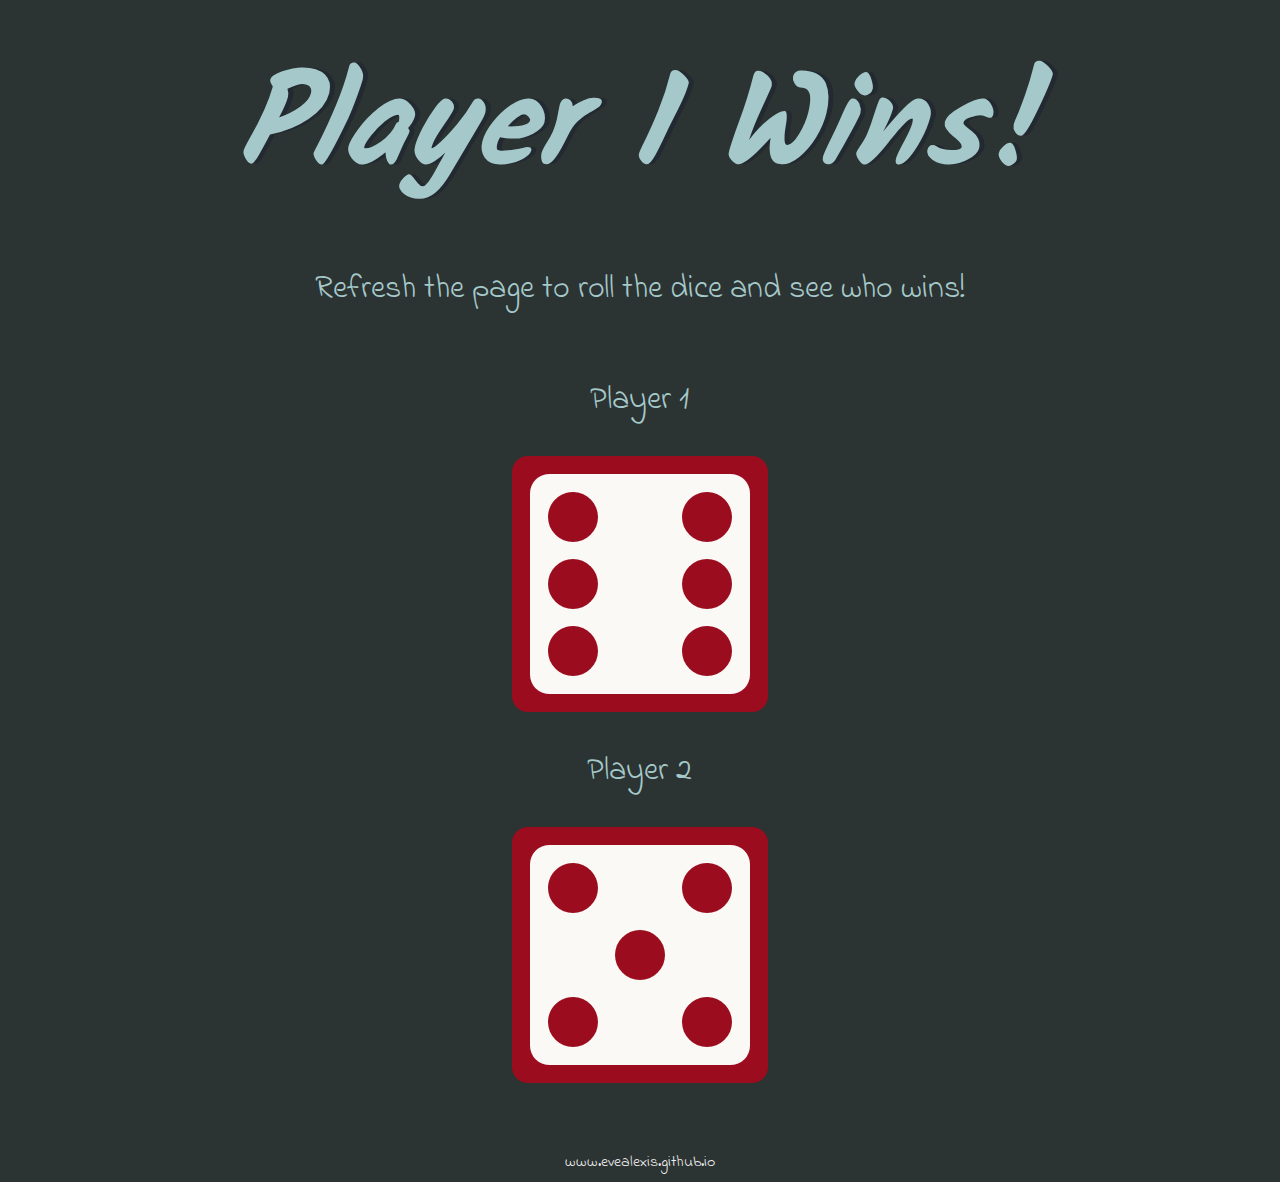
<file: index.html>
<!DOCTYPE html>
<html lang="en" dir="ltr">
  <head>
    <meta charset="utf-8" />
    <title>Dicee</title>
    <link rel="stylesheet" href="styles.css" />
    <link href="https://fonts.googleapis.com/css2?family=Indie+Flower&family=Kalam:wght@300;400;700&display=swap" rel="stylesheet">
  </head>
  <body>
    <div class="container">
      <h1>Refresh</h1>
      <p> Refresh the page to roll the dice and see who wins!</p>
      <div class="dice">
        <p>Player 1</p>
        <img class="img1" src="./images/dice6.png" />
      </div>

      <div class="dice">
        <p>Player 2</p>
        <img class="img2" src="./images/dice6.png" />
      </div>
    </div>

    <footer>www.evealexis.github.io</footer>

    <script src="index.js"></script>
  </body>
</html>
</file>
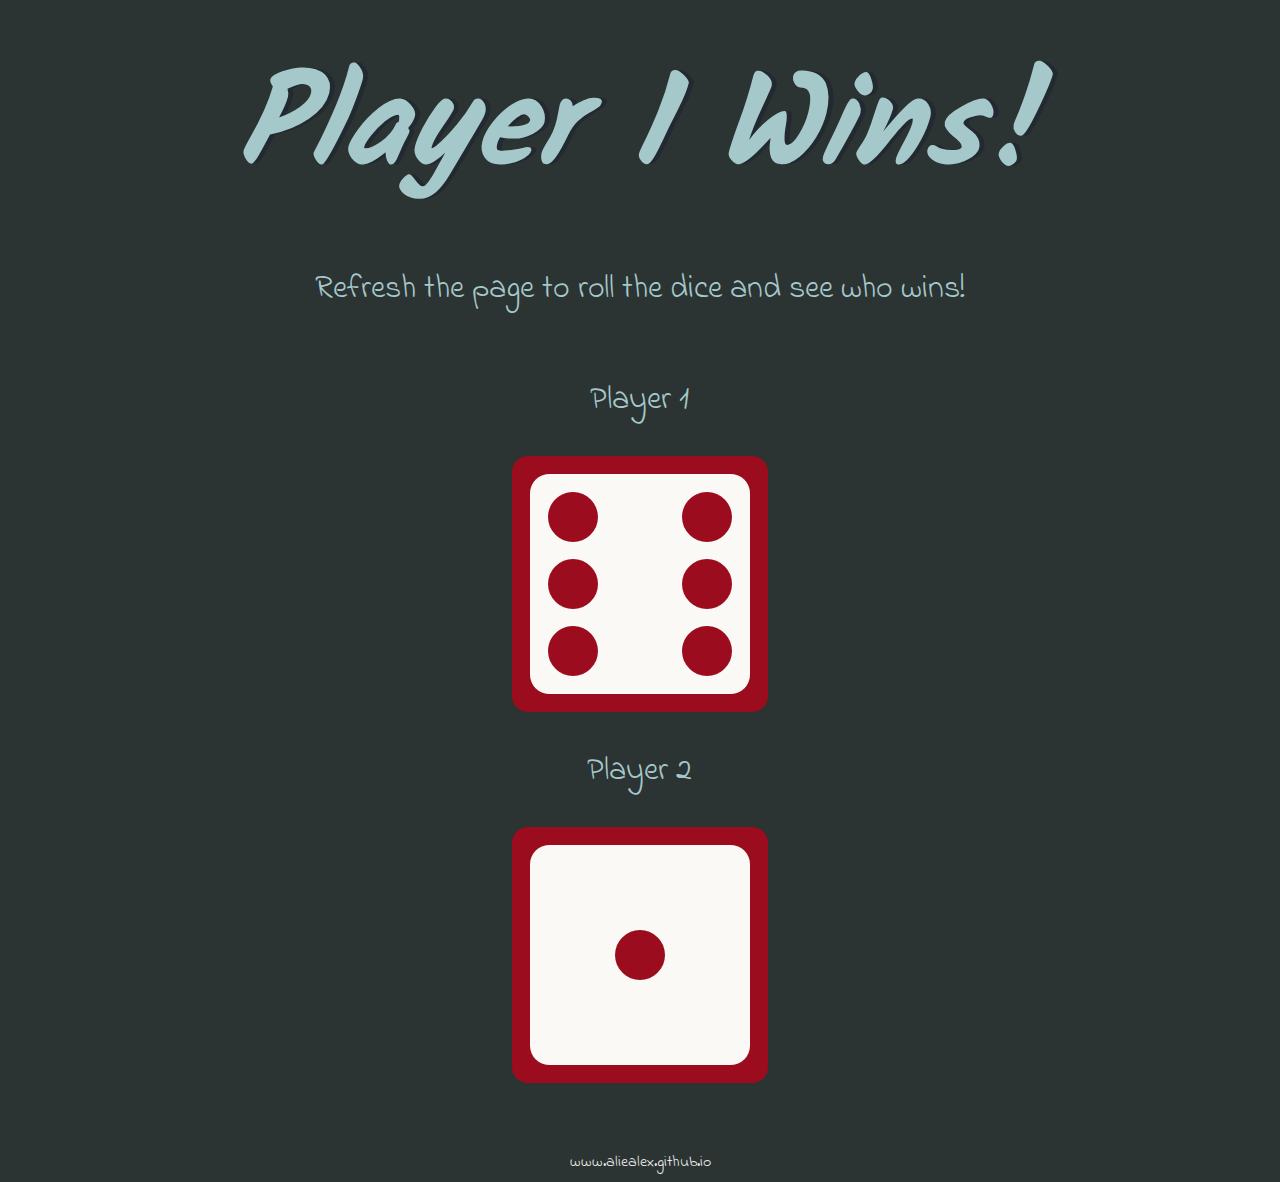
<file: dice-roll.html>
<!DOCTYPE html>
<html lang="en" dir="ltr">
  <head>
    <meta charset="utf-8" />
    <title>Dicee</title>
    <link rel="stylesheet" href="styles.css" />
    <link href="https://fonts.googleapis.com/css2?family=Indie+Flower&family=Kalam:wght@300;400;700&display=swap" rel="stylesheet">
  </head>
  <body>
    <div class="container">
      <h1>Refresh</h1>
      <p> Refresh the page to roll the dice and see who wins!</p>
      <div class="dice">
        <p>Player 1</p>
        <img class="img1" src="./images/dice6.png" />
      </div>

      <div class="dice">
        <p>Player 2</p>
        <img class="img2" src="./images/dice6.png" />
      </div>
    </div>

    <footer>www.aliealex.github.io</footer>

    <script src="index.js"></script>
  </body>
</html>
</file>
<file: styles.css>
.container {
  width: 70%;
  margin: auto;
  text-align: center;
}

.dice {
  text-align: center;
  display: inline-block;

}

body {
  background-color: #2C3333;
}

h1 {
  margin: 30px;
  font-family: 'Kalam', cursive;
  text-shadow: 5px 0 #232931;
  font-size: 8rem;
  color: #A5C9CA;
}

p {
  font-size: 2rem;
  color: #A5C9CA;
  font-family: 'Indie Flower', cursive;
}

img {
  width: 50%;
}

footer {
  margin-top: 5%;
  color: #EEEEEE;
  text-align: center;
  font-family: 'Indie Flower', cursive;

}
</file>
